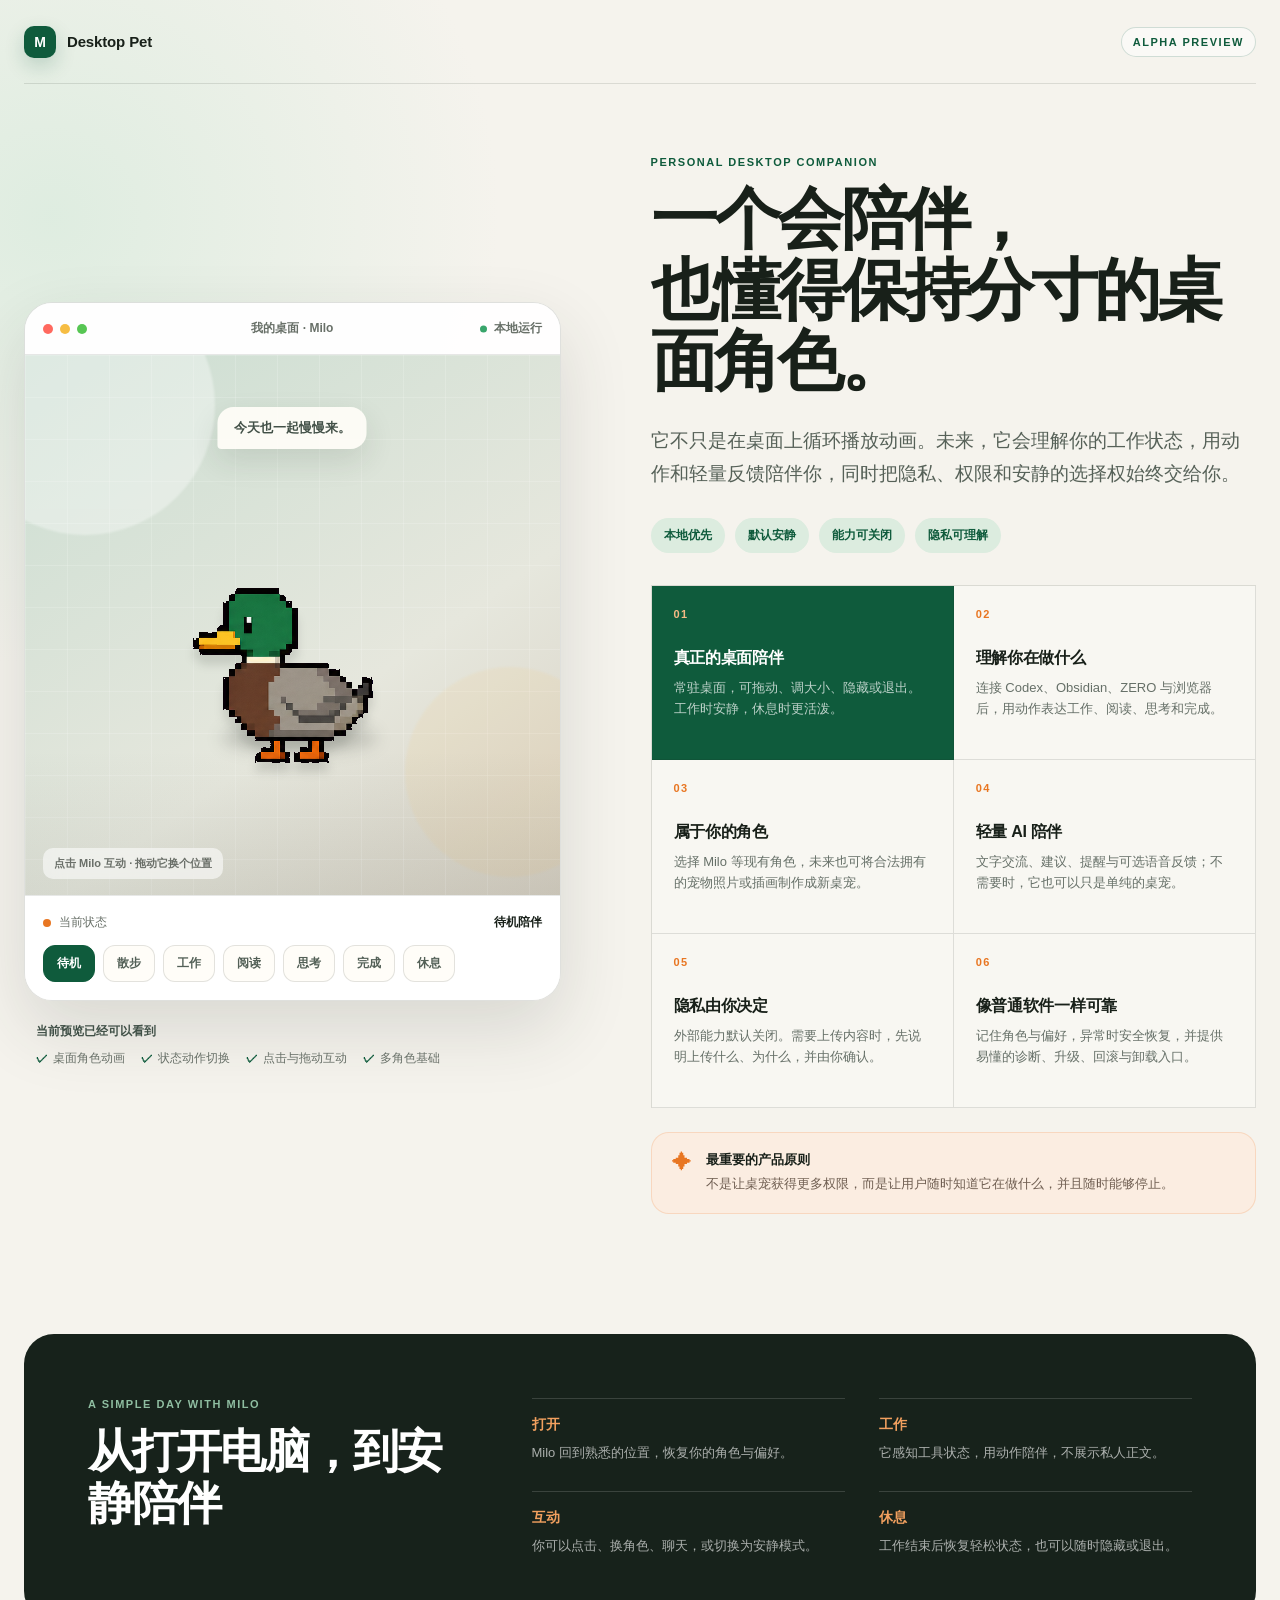
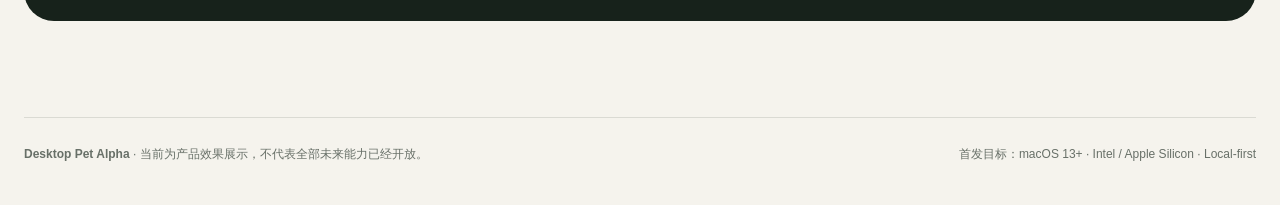
<file: index.html>
<!doctype html>
<html lang="zh-CN">
  <head>
    <meta charset="UTF-8" />
    <meta name="viewport" content="width=device-width, initial-scale=1" />
    <meta
      name="description"
      content="Desktop Pet Alpha：可互动的 Milo 桌面宠物效果预览与未来产品能力说明。"
    />
    <meta name="theme-color" content="#f5f3ed" />
    <meta property="og:title" content="Desktop Pet · Milo Alpha Preview" />
    <meta
      property="og:description"
      content="体验 Milo 的桌面动画、点击与拖动，并了解桌面宠物未来能做什么。"
    />
    <meta property="og:image" content="assets/milo/preview.png" />
    <title>Desktop Pet · Milo Alpha Preview</title>
    <link rel="icon" type="image/png" href="assets/milo/preview.png" />
    <link rel="stylesheet" href="styles.css" />
    <script src="app.js" defer></script>
  </head>
  <body>
    <header class="site-header">
      <a class="brand" href="#top" aria-label="返回顶部">
        <span class="brand-mark" aria-hidden="true">M</span>
        <span>Desktop Pet</span>
      </a>
      <span class="preview-tag">ALPHA PREVIEW</span>
    </header>

    <main id="top">
      <section class="hero" aria-labelledby="page-title">
        <div class="demo-column">
          <div class="demo-window">
            <div class="window-bar" aria-hidden="true">
              <div class="window-dots"><i></i><i></i><i></i></div>
              <span>我的桌面 · Milo</span>
              <span class="online-dot">本地运行</span>
            </div>

            <div class="desktop-stage" id="desktopStage">
              <div class="ambient ambient-one"></div>
              <div class="ambient ambient-two"></div>
              <div class="speech-bubble" id="speechBubble" role="status">
                今天也一起慢慢来。
              </div>
              <div class="pet-wrap" id="petWrap" tabindex="0" aria-label="Milo 桌面宠物，可点击或拖动">
                <div class="pet-shadow" aria-hidden="true"></div>
                <img
                  id="petSprite"
                  src="assets/milo/idle/001.png"
                  alt="正在待机的像素风绿头鸭 Milo"
                  draggable="false"
                />
              </div>
              <div class="stage-hint">点击 Milo 互动 · 拖动它换个位置</div>
            </div>

            <div class="action-panel" aria-label="动作选择">
              <div class="now-playing">
                <span class="pulse" aria-hidden="true"></span>
                <span>当前状态</span>
                <strong id="actionLabel">待机陪伴</strong>
              </div>
              <div class="action-buttons" id="actionButtons">
                <button class="action-button is-active" data-action="idle">待机</button>
                <button class="action-button" data-action="walk">散步</button>
                <button class="action-button" data-action="working">工作</button>
                <button class="action-button" data-action="reading">阅读</button>
                <button class="action-button" data-action="thinking">思考</button>
                <button class="action-button" data-action="success">完成</button>
                <button class="action-button" data-action="sleep">休息</button>
              </div>
            </div>
          </div>

          <div class="current-proof">
            <span>当前预览已经可以看到</span>
            <ul>
              <li>桌面角色动画</li>
              <li>状态动作切换</li>
              <li>点击与拖动互动</li>
              <li>多角色基础</li>
            </ul>
          </div>
        </div>

        <div class="story-column">
          <p class="eyebrow">PERSONAL DESKTOP COMPANION</p>
          <h1 id="page-title">一个会陪伴，<br />也懂得保持分寸的桌面角色。</h1>
          <p class="hero-copy">
            它不只是在桌面上循环播放动画。未来，它会理解你的工作状态，用动作和轻量反馈陪伴你，同时把隐私、权限和安静的选择权始终交给你。
          </p>

          <div class="principles" aria-label="产品重点">
            <span>本地优先</span>
            <span>默认安静</span>
            <span>能力可关闭</span>
            <span>隐私可理解</span>
          </div>

          <div class="capability-grid">
            <article class="capability-card accent-card">
              <span class="card-number">01</span>
              <h2>真正的桌面陪伴</h2>
              <p>常驻桌面，可拖动、调大小、隐藏或退出。工作时安静，休息时更活泼。</p>
            </article>
            <article class="capability-card">
              <span class="card-number">02</span>
              <h2>理解你在做什么</h2>
              <p>连接 Codex、Obsidian、ZERO 与浏览器后，用动作表达工作、阅读、思考和完成。</p>
            </article>
            <article class="capability-card">
              <span class="card-number">03</span>
              <h2>属于你的角色</h2>
              <p>选择 Milo 等现有角色，未来也可将合法拥有的宠物照片或插画制作成新桌宠。</p>
            </article>
            <article class="capability-card">
              <span class="card-number">04</span>
              <h2>轻量 AI 陪伴</h2>
              <p>文字交流、建议、提醒与可选语音反馈；不需要时，它也可以只是单纯的桌宠。</p>
            </article>
            <article class="capability-card">
              <span class="card-number">05</span>
              <h2>隐私由你决定</h2>
              <p>外部能力默认关闭。需要上传内容时，先说明上传什么、为什么，并由你确认。</p>
            </article>
            <article class="capability-card">
              <span class="card-number">06</span>
              <h2>像普通软件一样可靠</h2>
              <p>记住角色与偏好，异常时安全恢复，并提供易懂的诊断、升级、回滚与卸载入口。</p>
            </article>
          </div>

          <aside class="focus-note">
            <span class="focus-icon" aria-hidden="true">✦</span>
            <div>
              <strong>最重要的产品原则</strong>
              <p>不是让桌宠获得更多权限，而是让用户随时知道它在做什么，并且随时能够停止。</p>
            </div>
          </aside>
        </div>
      </section>

      <section class="journey" aria-labelledby="journey-title">
        <div>
          <p class="eyebrow">A SIMPLE DAY WITH MILO</p>
          <h2 id="journey-title">从打开电脑，到安静陪伴</h2>
        </div>
        <ol>
          <li><span>打开</span><p>Milo 回到熟悉的位置，恢复你的角色与偏好。</p></li>
          <li><span>工作</span><p>它感知工具状态，用动作陪伴，不展示私人正文。</p></li>
          <li><span>互动</span><p>你可以点击、换角色、聊天，或切换为安静模式。</p></li>
          <li><span>休息</span><p>工作结束后恢复轻松状态，也可以随时隐藏或退出。</p></li>
        </ol>
      </section>
    </main>

    <footer>
      <p><strong>Desktop Pet Alpha</strong> · 当前为产品效果展示，不代表全部未来能力已经开放。</p>
      <p>首发目标：macOS 13+ · Intel / Apple Silicon · Local-first</p>
    </footer>
  </body>
</html>
</file>
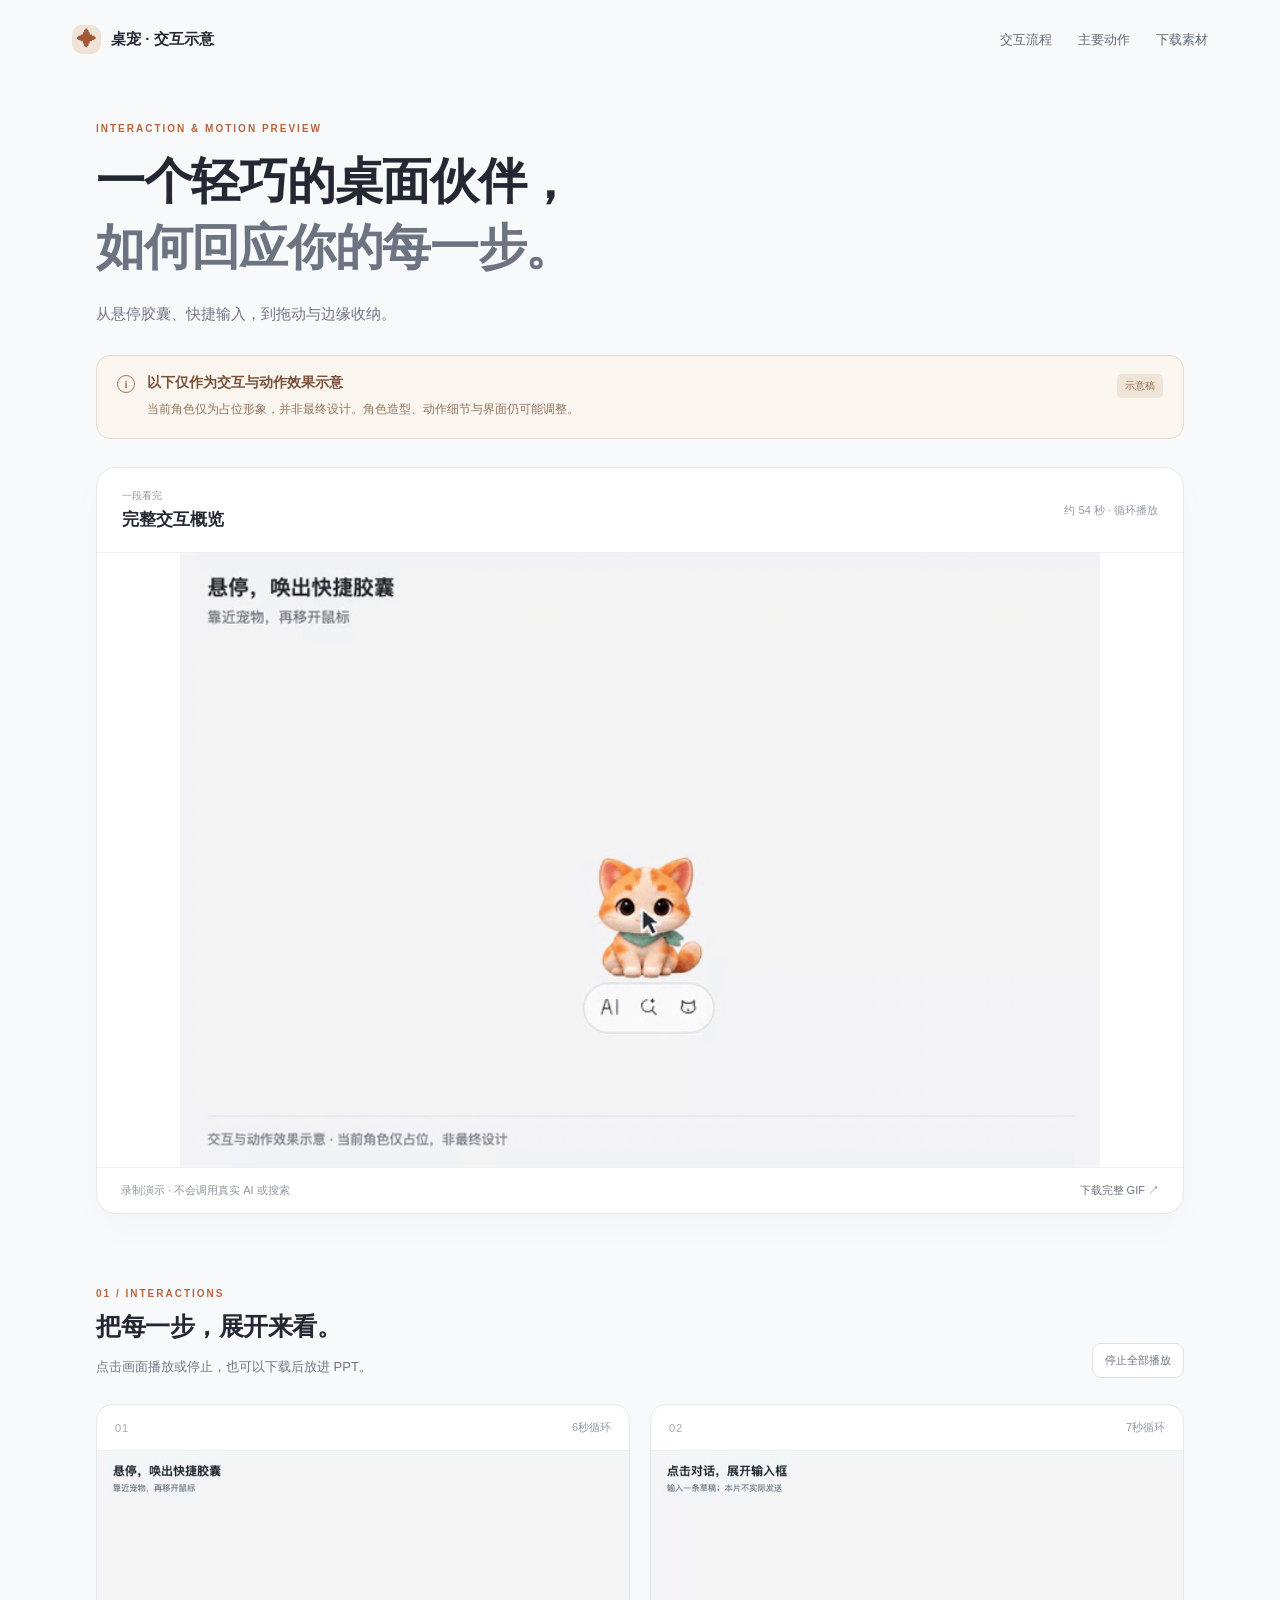
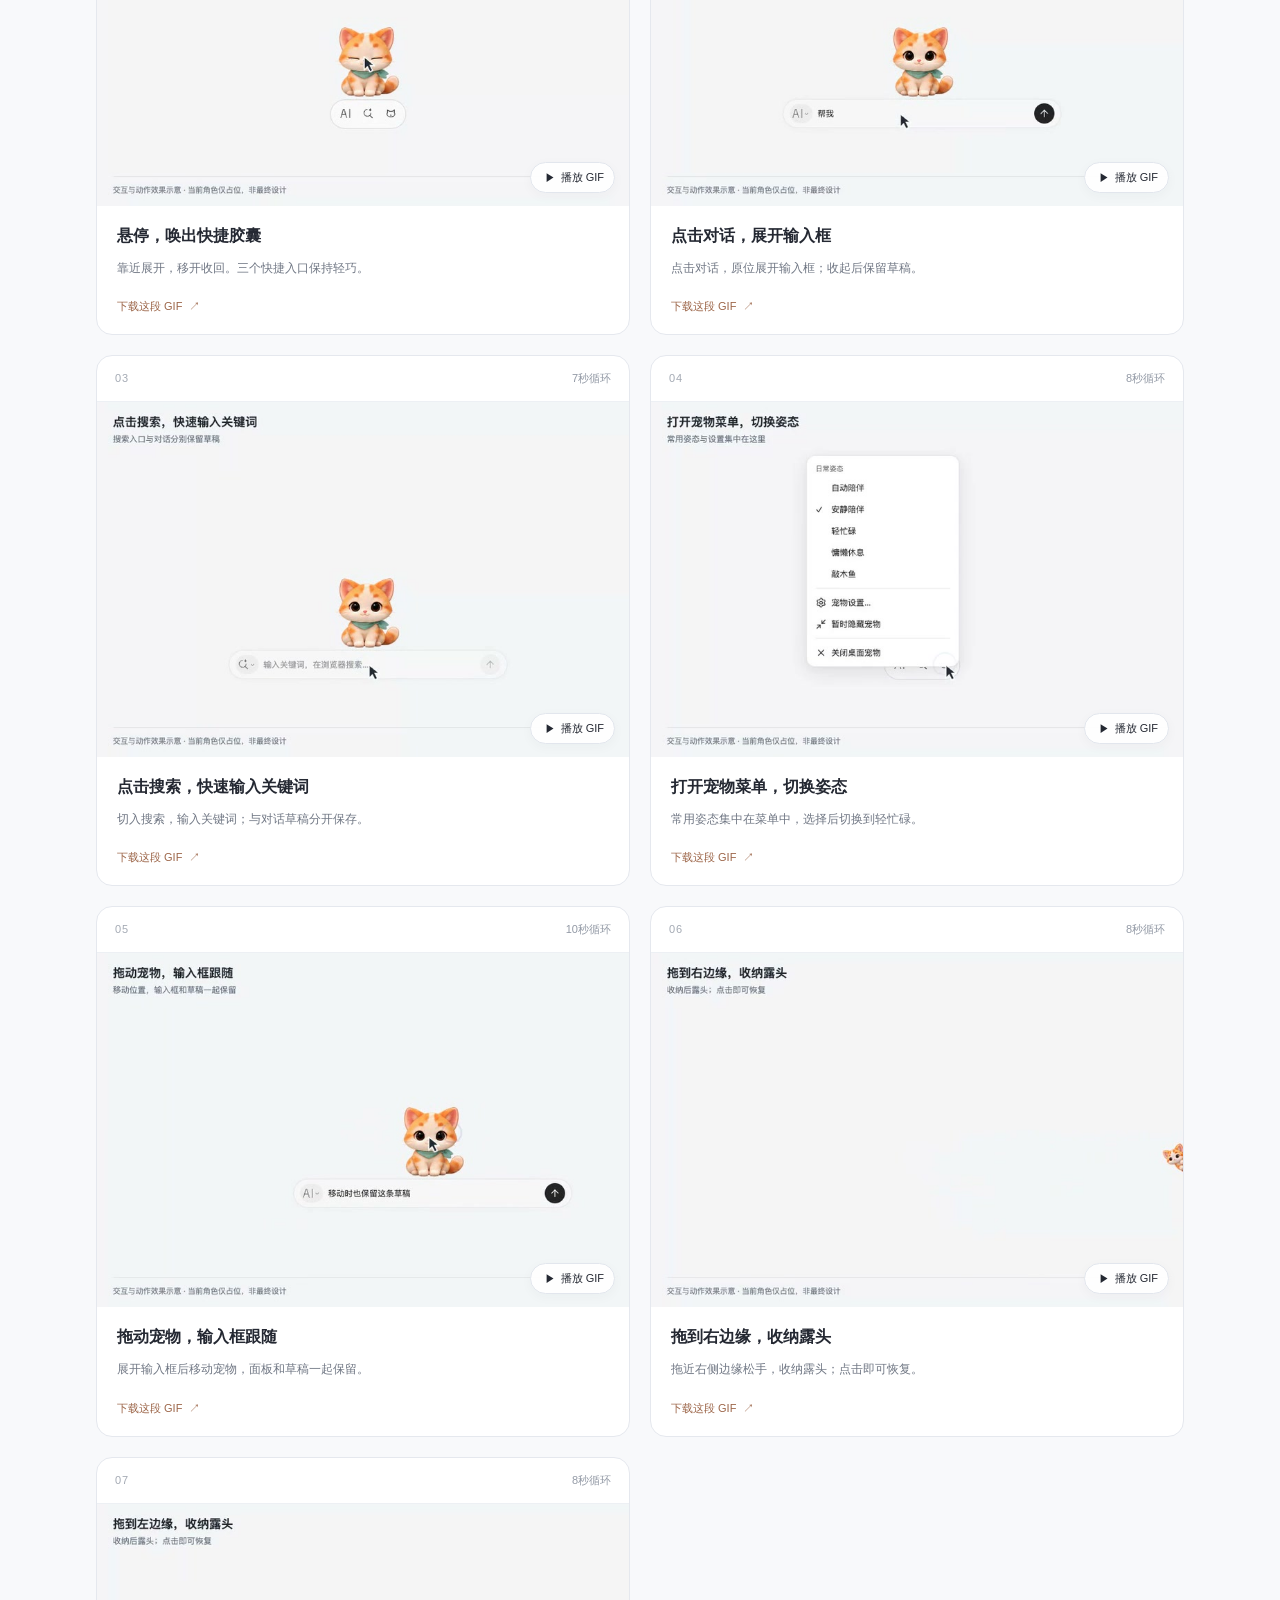
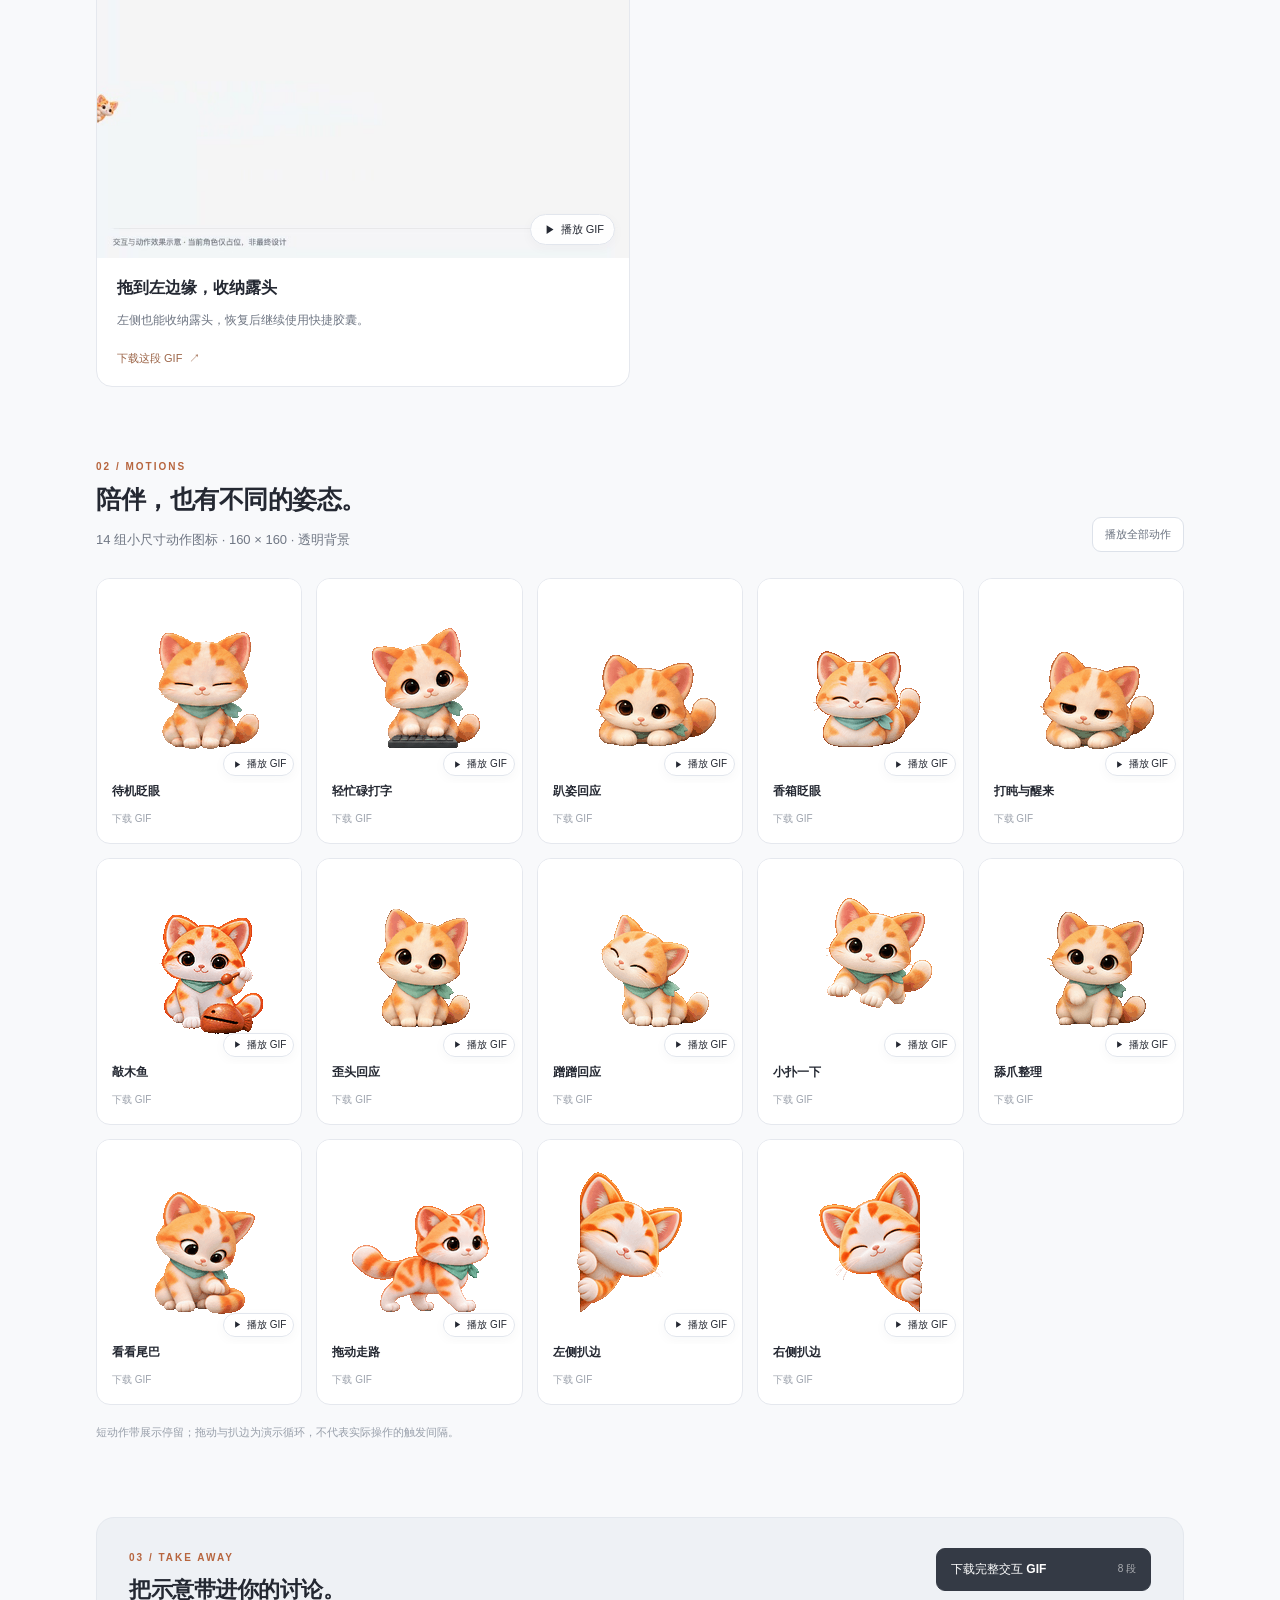
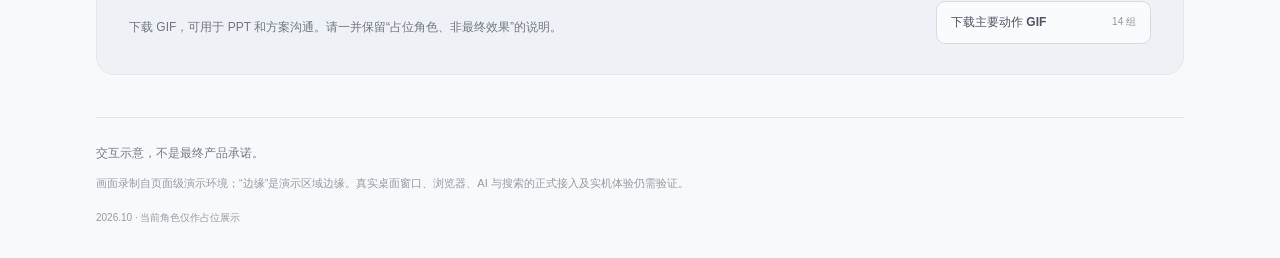
<file: interaction-preview/index.html>
<!doctype html><html lang="zh-CN"><head><meta charset="utf-8"><meta name="viewport" content="width=device-width,initial-scale=1"><meta name="theme-color" content="#f8f9fb"><title>桌宠交互与动作示意 · 非最终角色</title><meta name="description" content="悬停胶囊、对话与搜索输入、菜单、拖动和边缘收纳的GIF示意。当前角色为占位，非最终设计。"><meta property="og:title" content="桌宠交互与动作示意 · 非最终角色"><meta property="og:description" content="7段完整交互、14组主要动作。仅作效果示意，角色不是最终设计。"><meta property="og:image" content="https://liubailiu-1991.github.io/desktop-pet-showcase/interaction-preview/media/00-overview-poster.jpg"><link rel="icon" href="actions/01-idle.png"><link rel="stylesheet" href="styles.css"><script src="app.js" defer></script></head><body>
<a class="skip" href="#main">跳到内容</a><header class="site-header"><a class="brand" href="#top"><span class="brand-dot" aria-hidden="true">✦</span>桌宠 · 交互示意</a><nav aria-label="页内导航"><a href="#interactions">交互流程</a><a href="#actions">主要动作</a><a href="#downloads">下载素材</a></nav></header>
<main id="main"><section class="hero" id="top"><p class="eyebrow">INTERACTION & MOTION PREVIEW</p><h1>一个轻巧的桌面伙伴，<br><span>如何回应你的每一步。</span></h1><p class="lead">从悬停胶囊、快捷输入，到拖动与边缘收纳。</p><aside class="disclosure" aria-label="演示说明"><span class="disclosure-mark" aria-hidden="true">i</span><div><strong>以下仅作为交互与动作效果示意</strong><p>当前角色仅为占位形象，并非最终设计。角色造型、动作细节与界面仍可能调整。</p></div><span class="draft-badge">示意稿</span></aside><div class="overview-card"><div class="overview-heading"><div><span class="small-label">一段看完</span><h2>完整交互概览</h2></div><span class="duration">约 54 秒 · 循环播放</span></div><button class="player hero-player " type="button" data-gif="media/00-overview.gif" data-poster="media/00-overview-poster.jpg" data-kind="interaction" aria-label="播放：完整交互概览" aria-pressed="false"><img src="media/00-overview-poster.jpg" alt="完整交互概览的效果示意" width="768" height="512" loading="eager" decoding="async"><span class="play-label"><svg viewBox="0 0 24 24" fill="currentColor" aria-hidden="true"><path d="m9 5 11 7-11 7z"/></svg><span>播放 GIF</span></span></button><div class="overview-bottom"><span>录制演示 · 不会调用真实 AI 或搜索</span><a href="media/00-overview.gif" download>下载完整 GIF ↗</a></div></div></section>
<section class="section" id="interactions"><div class="section-heading"><div><p class="eyebrow">01 / INTERACTIONS</p><h2>把每一步，展开来看。</h2><p>点击画面播放或停止，也可以下载后放进 PPT。</p></div><button class="quiet-button" id="stop-all" type="button">停止全部播放</button></div><div class="clip-grid"><article class="clip-card" id="01-hover"><div class="clip-top"><span class="number">01</span><span class="duration">6秒循环</span></div><button class="player  " type="button" data-gif="media/01-hover.gif" data-poster="media/01-hover-poster.jpg" data-kind="interaction" aria-label="播放：悬停，唤出快捷胶囊" aria-pressed="false"><img src="media/01-hover-poster.jpg" alt="悬停，唤出快捷胶囊的效果示意" width="768" height="512" loading="lazy" decoding="async"><span class="play-label"><svg viewBox="0 0 24 24" fill="currentColor" aria-hidden="true"><path d="m9 5 11 7-11 7z"/></svg><span>播放 GIF</span></span></button><div class="card-copy"><h3>悬停，唤出快捷胶囊</h3><p>靠近展开，移开收回。三个快捷入口保持轻巧。</p><a class="text-link" href="media/01-hover.gif" download>下载这段 GIF <span aria-hidden="true">↗</span></a></div></article><article class="clip-card" id="02-conversation"><div class="clip-top"><span class="number">02</span><span class="duration">7秒循环</span></div><button class="player  " type="button" data-gif="media/02-conversation.gif" data-poster="media/02-conversation-poster.jpg" data-kind="interaction" aria-label="播放：点击对话，展开输入框" aria-pressed="false"><img src="media/02-conversation-poster.jpg" alt="点击对话，展开输入框的效果示意" width="768" height="512" loading="lazy" decoding="async"><span class="play-label"><svg viewBox="0 0 24 24" fill="currentColor" aria-hidden="true"><path d="m9 5 11 7-11 7z"/></svg><span>播放 GIF</span></span></button><div class="card-copy"><h3>点击对话，展开输入框</h3><p>点击对话，原位展开输入框；收起后保留草稿。</p><a class="text-link" href="media/02-conversation.gif" download>下载这段 GIF <span aria-hidden="true">↗</span></a></div></article><article class="clip-card" id="03-search"><div class="clip-top"><span class="number">03</span><span class="duration">7秒循环</span></div><button class="player  " type="button" data-gif="media/03-search.gif" data-poster="media/03-search-poster.jpg" data-kind="interaction" aria-label="播放：点击搜索，快速输入关键词" aria-pressed="false"><img src="media/03-search-poster.jpg" alt="点击搜索，快速输入关键词的效果示意" width="768" height="512" loading="lazy" decoding="async"><span class="play-label"><svg viewBox="0 0 24 24" fill="currentColor" aria-hidden="true"><path d="m9 5 11 7-11 7z"/></svg><span>播放 GIF</span></span></button><div class="card-copy"><h3>点击搜索，快速输入关键词</h3><p>切入搜索，输入关键词；与对话草稿分开保存。</p><a class="text-link" href="media/03-search.gif" download>下载这段 GIF <span aria-hidden="true">↗</span></a></div></article><article class="clip-card" id="04-menu"><div class="clip-top"><span class="number">04</span><span class="duration">8秒循环</span></div><button class="player  " type="button" data-gif="media/04-menu.gif" data-poster="media/04-menu-poster.jpg" data-kind="interaction" aria-label="播放：打开宠物菜单，切换姿态" aria-pressed="false"><img src="media/04-menu-poster.jpg" alt="打开宠物菜单，切换姿态的效果示意" width="768" height="512" loading="lazy" decoding="async"><span class="play-label"><svg viewBox="0 0 24 24" fill="currentColor" aria-hidden="true"><path d="m9 5 11 7-11 7z"/></svg><span>播放 GIF</span></span></button><div class="card-copy"><h3>打开宠物菜单，切换姿态</h3><p>常用姿态集中在菜单中，选择后切换到轻忙碌。</p><a class="text-link" href="media/04-menu.gif" download>下载这段 GIF <span aria-hidden="true">↗</span></a></div></article><article class="clip-card" id="05-drag-follow"><div class="clip-top"><span class="number">05</span><span class="duration">10秒循环</span></div><button class="player  " type="button" data-gif="media/05-drag-follow.gif" data-poster="media/05-drag-follow-poster.jpg" data-kind="interaction" aria-label="播放：拖动宠物，输入框跟随" aria-pressed="false"><img src="media/05-drag-follow-poster.jpg" alt="拖动宠物，输入框跟随的效果示意" width="768" height="512" loading="lazy" decoding="async"><span class="play-label"><svg viewBox="0 0 24 24" fill="currentColor" aria-hidden="true"><path d="m9 5 11 7-11 7z"/></svg><span>播放 GIF</span></span></button><div class="card-copy"><h3>拖动宠物，输入框跟随</h3><p>展开输入框后移动宠物，面板和草稿一起保留。</p><a class="text-link" href="media/05-drag-follow.gif" download>下载这段 GIF <span aria-hidden="true">↗</span></a></div></article><article class="clip-card" id="06-dock-right"><div class="clip-top"><span class="number">06</span><span class="duration">8秒循环</span></div><button class="player  " type="button" data-gif="media/06-dock-right.gif" data-poster="media/06-dock-right-poster.jpg" data-kind="interaction" aria-label="播放：拖到右边缘，收纳露头" aria-pressed="false"><img src="media/06-dock-right-poster.jpg" alt="拖到右边缘，收纳露头的效果示意" width="768" height="512" loading="lazy" decoding="async"><span class="play-label"><svg viewBox="0 0 24 24" fill="currentColor" aria-hidden="true"><path d="m9 5 11 7-11 7z"/></svg><span>播放 GIF</span></span></button><div class="card-copy"><h3>拖到右边缘，收纳露头</h3><p>拖近右侧边缘松手，收纳露头；点击即可恢复。</p><a class="text-link" href="media/06-dock-right.gif" download>下载这段 GIF <span aria-hidden="true">↗</span></a></div></article><article class="clip-card" id="07-dock-left"><div class="clip-top"><span class="number">07</span><span class="duration">8秒循环</span></div><button class="player  " type="button" data-gif="media/07-dock-left.gif" data-poster="media/07-dock-left-poster.jpg" data-kind="interaction" aria-label="播放：拖到左边缘，收纳露头" aria-pressed="false"><img src="media/07-dock-left-poster.jpg" alt="拖到左边缘，收纳露头的效果示意" width="768" height="512" loading="lazy" decoding="async"><span class="play-label"><svg viewBox="0 0 24 24" fill="currentColor" aria-hidden="true"><path d="m9 5 11 7-11 7z"/></svg><span>播放 GIF</span></span></button><div class="card-copy"><h3>拖到左边缘，收纳露头</h3><p>左侧也能收纳露头，恢复后继续使用快捷胶囊。</p><a class="text-link" href="media/07-dock-left.gif" download>下载这段 GIF <span aria-hidden="true">↗</span></a></div></article></div></section>
<section class="section" id="actions"><div class="section-heading"><div><p class="eyebrow">02 / MOTIONS</p><h2>陪伴，也有不同的姿态。</h2><p>14 组小尺寸动作图标 · 160 × 160 · 透明背景</p></div><button class="quiet-button" id="toggle-actions" type="button" aria-pressed="false">播放全部动作</button></div><div class="action-grid"><article class="action-card"><button class="player  action-player" type="button" data-gif="actions/01-idle.gif" data-poster="actions/01-idle.png" data-kind="action" aria-label="播放：待机眨眼" aria-pressed="false"><img src="actions/01-idle.png" alt="待机眨眼的效果示意" width="160" height="160" loading="lazy" decoding="async"><span class="play-label"><svg viewBox="0 0 24 24" fill="currentColor" aria-hidden="true"><path d="m9 5 11 7-11 7z"/></svg><span>播放 GIF</span></span></button><div class="action-copy"><h3>待机眨眼</h3><a class="text-link" href="actions/01-idle.gif" download>下载 GIF</a></div></article><article class="action-card"><button class="player  action-player" type="button" data-gif="actions/02-working.gif" data-poster="actions/02-working.png" data-kind="action" aria-label="播放：轻忙碌打字" aria-pressed="false"><img src="actions/02-working.png" alt="轻忙碌打字的效果示意" width="160" height="160" loading="lazy" decoding="async"><span class="play-label"><svg viewBox="0 0 24 24" fill="currentColor" aria-hidden="true"><path d="m9 5 11 7-11 7z"/></svg><span>播放 GIF</span></span></button><div class="action-copy"><h3>轻忙碌打字</h3><a class="text-link" href="actions/02-working.gif" download>下载 GIF</a></div></article><article class="action-card"><button class="player  action-player" type="button" data-gif="actions/03-prone.gif" data-poster="actions/03-prone.png" data-kind="action" aria-label="播放：趴姿回应" aria-pressed="false"><img src="actions/03-prone.png" alt="趴姿回应的效果示意" width="160" height="160" loading="lazy" decoding="async"><span class="play-label"><svg viewBox="0 0 24 24" fill="currentColor" aria-hidden="true"><path d="m9 5 11 7-11 7z"/></svg><span>播放 GIF</span></span></button><div class="action-copy"><h3>趴姿回应</h3><a class="text-link" href="actions/03-prone.gif" download>下载 GIF</a></div></article><article class="action-card"><button class="player  action-player" type="button" data-gif="actions/04-loaf.gif" data-poster="actions/04-loaf.png" data-kind="action" aria-label="播放：香箱眨眼" aria-pressed="false"><img src="actions/04-loaf.png" alt="香箱眨眼的效果示意" width="160" height="160" loading="lazy" decoding="async"><span class="play-label"><svg viewBox="0 0 24 24" fill="currentColor" aria-hidden="true"><path d="m9 5 11 7-11 7z"/></svg><span>播放 GIF</span></span></button><div class="action-copy"><h3>香箱眨眼</h3><a class="text-link" href="actions/04-loaf.gif" download>下载 GIF</a></div></article><article class="action-card"><button class="player  action-player" type="button" data-gif="actions/05-doze.gif" data-poster="actions/05-doze.png" data-kind="action" aria-label="播放：打盹与醒来" aria-pressed="false"><img src="actions/05-doze.png" alt="打盹与醒来的效果示意" width="160" height="160" loading="lazy" decoding="async"><span class="play-label"><svg viewBox="0 0 24 24" fill="currentColor" aria-hidden="true"><path d="m9 5 11 7-11 7z"/></svg><span>播放 GIF</span></span></button><div class="action-copy"><h3>打盹与醒来</h3><a class="text-link" href="actions/05-doze.gif" download>下载 GIF</a></div></article><article class="action-card"><button class="player  action-player" type="button" data-gif="actions/06-woodfish.gif" data-poster="actions/06-woodfish.png" data-kind="action" aria-label="播放：敲木鱼" aria-pressed="false"><img src="actions/06-woodfish.png" alt="敲木鱼的效果示意" width="160" height="160" loading="lazy" decoding="async"><span class="play-label"><svg viewBox="0 0 24 24" fill="currentColor" aria-hidden="true"><path d="m9 5 11 7-11 7z"/></svg><span>播放 GIF</span></span></button><div class="action-copy"><h3>敲木鱼</h3><a class="text-link" href="actions/06-woodfish.gif" download>下载 GIF</a></div></article><article class="action-card"><button class="player  action-player" type="button" data-gif="actions/07-tilt.gif" data-poster="actions/07-tilt.png" data-kind="action" aria-label="播放：歪头回应" aria-pressed="false"><img src="actions/07-tilt.png" alt="歪头回应的效果示意" width="160" height="160" loading="lazy" decoding="async"><span class="play-label"><svg viewBox="0 0 24 24" fill="currentColor" aria-hidden="true"><path d="m9 5 11 7-11 7z"/></svg><span>播放 GIF</span></span></button><div class="action-copy"><h3>歪头回应</h3><a class="text-link" href="actions/07-tilt.gif" download>下载 GIF</a></div></article><article class="action-card"><button class="player  action-player" type="button" data-gif="actions/08-nuzzle.gif" data-poster="actions/08-nuzzle.png" data-kind="action" aria-label="播放：蹭蹭回应" aria-pressed="false"><img src="actions/08-nuzzle.png" alt="蹭蹭回应的效果示意" width="160" height="160" loading="lazy" decoding="async"><span class="play-label"><svg viewBox="0 0 24 24" fill="currentColor" aria-hidden="true"><path d="m9 5 11 7-11 7z"/></svg><span>播放 GIF</span></span></button><div class="action-copy"><h3>蹭蹭回应</h3><a class="text-link" href="actions/08-nuzzle.gif" download>下载 GIF</a></div></article><article class="action-card"><button class="player  action-player" type="button" data-gif="actions/09-pounce.gif" data-poster="actions/09-pounce.png" data-kind="action" aria-label="播放：小扑一下" aria-pressed="false"><img src="actions/09-pounce.png" alt="小扑一下的效果示意" width="160" height="160" loading="lazy" decoding="async"><span class="play-label"><svg viewBox="0 0 24 24" fill="currentColor" aria-hidden="true"><path d="m9 5 11 7-11 7z"/></svg><span>播放 GIF</span></span></button><div class="action-copy"><h3>小扑一下</h3><a class="text-link" href="actions/09-pounce.gif" download>下载 GIF</a></div></article><article class="action-card"><button class="player  action-player" type="button" data-gif="actions/10-groom.gif" data-poster="actions/10-groom.png" data-kind="action" aria-label="播放：舔爪整理" aria-pressed="false"><img src="actions/10-groom.png" alt="舔爪整理的效果示意" width="160" height="160" loading="lazy" decoding="async"><span class="play-label"><svg viewBox="0 0 24 24" fill="currentColor" aria-hidden="true"><path d="m9 5 11 7-11 7z"/></svg><span>播放 GIF</span></span></button><div class="action-copy"><h3>舔爪整理</h3><a class="text-link" href="actions/10-groom.gif" download>下载 GIF</a></div></article><article class="action-card"><button class="player  action-player" type="button" data-gif="actions/11-tail.gif" data-poster="actions/11-tail.png" data-kind="action" aria-label="播放：看看尾巴" aria-pressed="false"><img src="actions/11-tail.png" alt="看看尾巴的效果示意" width="160" height="160" loading="lazy" decoding="async"><span class="play-label"><svg viewBox="0 0 24 24" fill="currentColor" aria-hidden="true"><path d="m9 5 11 7-11 7z"/></svg><span>播放 GIF</span></span></button><div class="action-copy"><h3>看看尾巴</h3><a class="text-link" href="actions/11-tail.gif" download>下载 GIF</a></div></article><article class="action-card"><button class="player  action-player" type="button" data-gif="actions/12-walk.gif" data-poster="actions/12-walk.png" data-kind="action" aria-label="播放：拖动走路" aria-pressed="false"><img src="actions/12-walk.png" alt="拖动走路的效果示意" width="160" height="160" loading="lazy" decoding="async"><span class="play-label"><svg viewBox="0 0 24 24" fill="currentColor" aria-hidden="true"><path d="m9 5 11 7-11 7z"/></svg><span>播放 GIF</span></span></button><div class="action-copy"><h3>拖动走路</h3><a class="text-link" href="actions/12-walk.gif" download>下载 GIF</a></div></article><article class="action-card"><button class="player  action-player" type="button" data-gif="actions/13-edge-left.gif" data-poster="actions/13-edge-left.png" data-kind="action" aria-label="播放：左侧扒边" aria-pressed="false"><img src="actions/13-edge-left.png" alt="左侧扒边的效果示意" width="160" height="160" loading="lazy" decoding="async"><span class="play-label"><svg viewBox="0 0 24 24" fill="currentColor" aria-hidden="true"><path d="m9 5 11 7-11 7z"/></svg><span>播放 GIF</span></span></button><div class="action-copy"><h3>左侧扒边</h3><a class="text-link" href="actions/13-edge-left.gif" download>下载 GIF</a></div></article><article class="action-card"><button class="player  action-player" type="button" data-gif="actions/14-edge-right.gif" data-poster="actions/14-edge-right.png" data-kind="action" aria-label="播放：右侧扒边" aria-pressed="false"><img src="actions/14-edge-right.png" alt="右侧扒边的效果示意" width="160" height="160" loading="lazy" decoding="async"><span class="play-label"><svg viewBox="0 0 24 24" fill="currentColor" aria-hidden="true"><path d="m9 5 11 7-11 7z"/></svg><span>播放 GIF</span></span></button><div class="action-copy"><h3>右侧扒边</h3><a class="text-link" href="actions/14-edge-right.gif" download>下载 GIF</a></div></article></div><p class="section-note">短动作带展示停留；拖动与扒边为演示循环，不代表实际操作的触发间隔。</p></section>
<section class="download-section" id="downloads"><div><p class="eyebrow">03 / TAKE AWAY</p><h2>把示意带进你的讨论。</h2><p>下载 GIF，可用于 PPT 和方案沟通。请一并保留“占位角色、非最终效果”的说明。</p></div><div class="download-buttons"><a class="primary-button" href="downloads/interaction-gifs.zip" download>下载完整交互 GIF <span>8 段</span></a><a class="secondary-button" href="downloads/action-gifs.zip" download>下载主要动作 GIF <span>14 组</span></a></div></section>
<footer><strong>交互示意，不是最终产品承诺。</strong><p>画面录制自页面级演示环境；“边缘”是演示区域边缘。真实桌面窗口、浏览器、AI 与搜索的正式接入及实机体验仍需验证。</p><span>2026.10 · 当前角色仅作占位展示</span></footer></main><noscript><p class="noscript">浏览器未启用脚本。你仍可下载各段 GIF，或打开 GIF 文件观看。</p></noscript></body></html>
</file>
<file: styles.css>
:root {
  color-scheme: light;
  --paper: #f5f3ed;
  --ink: #182019;
  --muted: #687068;
  --line: rgba(24, 32, 25, 0.12);
  --green: #0f5b3c;
  --green-light: #dcecdf;
  --orange: #e87622;
  --cream: #fffdf8;
  --stage: #dce6df;
  --shadow: 0 28px 70px rgba(40, 52, 43, 0.14);
}

* {
  box-sizing: border-box;
}

html {
  scroll-behavior: smooth;
}

body {
  margin: 0;
  background:
    radial-gradient(circle at 4% 12%, rgba(220, 236, 223, 0.9), transparent 28rem),
    var(--paper);
  color: var(--ink);
  font-family: -apple-system, BlinkMacSystemFont, "SF Pro Display", "PingFang SC",
    "Microsoft YaHei", sans-serif;
  -webkit-font-smoothing: antialiased;
}

button,
a {
  font: inherit;
}

.site-header {
  width: min(1440px, calc(100% - 48px));
  height: 84px;
  margin: 0 auto;
  display: flex;
  align-items: center;
  justify-content: space-between;
  border-bottom: 1px solid var(--line);
}

.brand {
  display: inline-flex;
  gap: 11px;
  align-items: center;
  color: var(--ink);
  text-decoration: none;
  font-size: 15px;
  font-weight: 720;
  letter-spacing: -0.01em;
}

.brand-mark {
  width: 32px;
  height: 32px;
  display: grid;
  place-items: center;
  border-radius: 10px;
  background: var(--green);
  color: white;
  font-size: 14px;
  box-shadow: 0 8px 20px rgba(15, 91, 60, 0.2);
}

.preview-tag,
.eyebrow {
  font-size: 11px;
  font-weight: 760;
  letter-spacing: 0.14em;
}

.preview-tag {
  padding: 8px 11px;
  color: var(--green);
  border: 1px solid rgba(15, 91, 60, 0.18);
  border-radius: 999px;
  background: rgba(255, 255, 255, 0.52);
}

main {
  width: min(1440px, calc(100% - 48px));
  margin: 0 auto;
}

.hero {
  min-height: calc(100vh - 84px);
  display: grid;
  grid-template-columns: minmax(480px, 0.94fr) minmax(520px, 1.06fr);
  gap: clamp(56px, 7vw, 112px);
  align-items: center;
  padding: 72px 0 88px;
}

.demo-window {
  overflow: hidden;
  border: 1px solid rgba(24, 32, 25, 0.13);
  border-radius: 28px;
  background: rgba(255, 255, 255, 0.76);
  box-shadow: var(--shadow);
}

.window-bar {
  height: 52px;
  padding: 0 18px;
  display: grid;
  grid-template-columns: 1fr auto 1fr;
  gap: 16px;
  align-items: center;
  color: #687068;
  font-size: 12px;
  font-weight: 650;
  border-bottom: 1px solid rgba(24, 32, 25, 0.1);
  background: rgba(255, 255, 255, 0.84);
}

.window-dots {
  display: flex;
  gap: 7px;
}

.window-dots i {
  width: 10px;
  height: 10px;
  border-radius: 50%;
  background: #ff695f;
}

.window-dots i:nth-child(2) { background: #f6bd43; }
.window-dots i:nth-child(3) { background: #57c653; }

.online-dot {
  justify-self: end;
  padding-left: 14px;
  position: relative;
}

.online-dot::before {
  content: "";
  position: absolute;
  left: 0;
  top: 50%;
  width: 7px;
  height: 7px;
  border-radius: 50%;
  background: #38a56b;
  transform: translateY(-50%);
}

.desktop-stage {
  height: clamp(390px, 46vw, 540px);
  max-height: 540px;
  position: relative;
  overflow: hidden;
  touch-action: none;
  user-select: none;
  background:
    linear-gradient(rgba(255,255,255,.16) 1px, transparent 1px),
    linear-gradient(90deg, rgba(255,255,255,.16) 1px, transparent 1px),
    linear-gradient(145deg, #cbded2, #e6e7dd 62%, #d7d0c3);
  background-size: 42px 42px, 42px 42px, auto;
}

.desktop-stage::after {
  content: "";
  position: absolute;
  inset: auto 0 0;
  height: 27%;
  background: linear-gradient(transparent, rgba(54, 67, 57, 0.09));
  pointer-events: none;
}

.ambient {
  position: absolute;
  border-radius: 50%;
  filter: blur(1px);
  opacity: 0.5;
}

.ambient-one {
  width: 260px;
  height: 260px;
  left: -70px;
  top: -80px;
  background: rgba(255, 255, 255, 0.72);
}

.ambient-two {
  width: 210px;
  height: 210px;
  right: -55px;
  bottom: 18px;
  background: rgba(244, 197, 112, 0.22);
}

.speech-bubble {
  position: absolute;
  z-index: 3;
  top: 52px;
  left: 50%;
  max-width: 260px;
  padding: 12px 16px;
  border-radius: 16px 16px 16px 4px;
  background: rgba(255, 253, 248, 0.93);
  color: #425047;
  font-size: 13px;
  font-weight: 620;
  box-shadow: 0 12px 30px rgba(41, 54, 44, 0.12);
  transform: translateX(-50%);
  transition: opacity 180ms ease, transform 180ms ease;
}

.speech-bubble.is-changing {
  opacity: 0;
  transform: translate(-50%, 5px);
}

.pet-wrap {
  position: absolute;
  z-index: 4;
  left: 50%;
  top: 57%;
  width: clamp(185px, 23vw, 248px);
  height: clamp(185px, 23vw, 248px);
  display: grid;
  place-items: center;
  cursor: grab;
  outline: none;
  transform: translate(-50%, -50%);
}

.pet-wrap:active { cursor: grabbing; }

.pet-wrap:focus-visible {
  border-radius: 26px;
  box-shadow: 0 0 0 4px rgba(15, 91, 60, 0.24);
}

#petSprite {
  z-index: 2;
  width: 100%;
  height: 100%;
  object-fit: contain;
  image-rendering: pixelated;
  filter: drop-shadow(0 10px 4px rgba(31, 42, 33, 0.13));
  pointer-events: none;
}

.pet-shadow {
  position: absolute;
  z-index: 1;
  left: 21%;
  right: 16%;
  bottom: 14%;
  height: 12%;
  border-radius: 50%;
  background: rgba(38, 47, 40, 0.19);
  filter: blur(8px);
}

.stage-hint {
  position: absolute;
  z-index: 5;
  left: 18px;
  bottom: 16px;
  padding: 8px 11px;
  border-radius: 10px;
  background: rgba(255, 255, 255, 0.56);
  color: rgba(24, 32, 25, 0.62);
  font-size: 11px;
  font-weight: 650;
  backdrop-filter: blur(8px);
}

.action-panel {
  padding: 18px;
  display: grid;
  gap: 14px;
  border-top: 1px solid rgba(24, 32, 25, 0.1);
  background: rgba(255,255,255,.9);
}

.now-playing {
  display: flex;
  align-items: center;
  gap: 8px;
  color: var(--muted);
  font-size: 12px;
}

.now-playing strong {
  color: var(--ink);
  margin-left: auto;
}

.pulse {
  width: 8px;
  height: 8px;
  border-radius: 50%;
  background: var(--orange);
  box-shadow: 0 0 0 0 rgba(232, 118, 34, 0.35);
  animation: pulse 1.8s infinite;
}

@keyframes pulse {
  70% { box-shadow: 0 0 0 8px rgba(232, 118, 34, 0); }
  100% { box-shadow: 0 0 0 0 rgba(232, 118, 34, 0); }
}

.action-buttons {
  display: flex;
  flex-wrap: wrap;
  gap: 8px;
}

.action-button {
  padding: 9px 13px;
  border: 1px solid var(--line);
  border-radius: 12px;
  background: var(--cream);
  color: #536057;
  cursor: pointer;
  font-size: 12px;
  font-weight: 680;
  transition: transform 150ms ease, color 150ms ease, background 150ms ease;
}

.action-button:hover {
  transform: translateY(-1px);
  color: var(--green);
}

.action-button.is-active {
  border-color: var(--green);
  background: var(--green);
  color: white;
}

.current-proof {
  margin: 22px 12px 0;
  color: var(--muted);
  font-size: 12px;
}

.current-proof > span {
  font-weight: 720;
  color: #405047;
}

.current-proof ul {
  padding: 0;
  margin: 10px 0 0;
  display: flex;
  flex-wrap: wrap;
  gap: 8px 16px;
  list-style: none;
}

.current-proof li::before {
  content: "✓";
  margin-right: 5px;
  color: var(--green);
  font-weight: 800;
}

.eyebrow {
  margin: 0 0 16px;
  color: var(--green);
}

.story-column h1 {
  margin: 0;
  max-width: 780px;
  font-size: clamp(42px, 5.2vw, 74px);
  line-height: 1.07;
  letter-spacing: -0.055em;
  font-weight: 760;
}

.hero-copy {
  max-width: 720px;
  margin: 26px 0 0;
  color: #566158;
  font-size: clamp(16px, 1.5vw, 19px);
  line-height: 1.75;
}

.principles {
  display: flex;
  flex-wrap: wrap;
  gap: 10px;
  margin: 28px 0 32px;
}

.principles span {
  padding: 9px 13px;
  border-radius: 999px;
  background: var(--green-light);
  color: var(--green);
  font-size: 12px;
  font-weight: 720;
}

.capability-grid {
  display: grid;
  grid-template-columns: repeat(2, 1fr);
  border-top: 1px solid var(--line);
  border-left: 1px solid var(--line);
}

.capability-card {
  min-height: 174px;
  padding: 22px;
  border-right: 1px solid var(--line);
  border-bottom: 1px solid var(--line);
  background: rgba(255,255,255,.28);
}

.accent-card {
  background: var(--green);
  color: white;
}

.card-number {
  display: block;
  margin-bottom: 28px;
  color: var(--orange);
  font-size: 11px;
  font-weight: 820;
  letter-spacing: 0.12em;
}

.accent-card .card-number { color: #f5ba85; }

.capability-card h2 {
  margin: 0 0 8px;
  font-size: 16px;
  letter-spacing: -0.02em;
}

.capability-card p {
  margin: 0;
  color: #667068;
  font-size: 13px;
  line-height: 1.62;
}

.accent-card p { color: rgba(255,255,255,.72); }

.focus-note {
  margin-top: 24px;
  padding: 18px 20px;
  display: flex;
  gap: 14px;
  align-items: flex-start;
  border-radius: 18px;
  border: 1px solid rgba(232, 118, 34, 0.18);
  background: #fbede1;
}

.focus-icon {
  color: var(--orange);
  font-size: 20px;
}

.focus-note strong {
  display: block;
  margin-bottom: 5px;
  font-size: 13px;
}

.focus-note p {
  margin: 0;
  color: #705f52;
  font-size: 13px;
  line-height: 1.6;
}

.journey {
  margin: 32px 0 96px;
  padding: 64px;
  display: grid;
  grid-template-columns: 0.72fr 1.28fr;
  gap: 72px;
  border-radius: 30px;
  background: #17221b;
  color: white;
}

.journey h2 {
  margin: 0;
  max-width: 380px;
  font-size: clamp(30px, 3.6vw, 50px);
  line-height: 1.12;
  letter-spacing: -0.04em;
}

.journey .eyebrow { color: #8fbea1; }

.journey ol {
  margin: 0;
  padding: 0;
  display: grid;
  grid-template-columns: repeat(2, 1fr);
  gap: 28px 34px;
  list-style: none;
}

.journey li {
  padding-top: 16px;
  border-top: 1px solid rgba(255,255,255,.15);
}

.journey li span {
  color: #f2a05f;
  font-size: 14px;
  font-weight: 760;
}

.journey li p {
  margin: 8px 0 0;
  color: rgba(255,255,255,.64);
  font-size: 13px;
  line-height: 1.65;
}

footer {
  width: min(1440px, calc(100% - 48px));
  margin: 0 auto;
  padding: 28px 0 42px;
  display: flex;
  justify-content: space-between;
  gap: 24px;
  border-top: 1px solid var(--line);
  color: var(--muted);
  font-size: 12px;
}

footer p { margin: 0; }

@media (max-width: 1080px) {
  .hero {
    grid-template-columns: 1fr;
    gap: 72px;
  }

  .demo-column {
    width: min(720px, 100%);
    margin: 0 auto;
  }

  .story-column {
    max-width: 820px;
    margin: 0 auto;
  }

  .desktop-stage {
    height: min(62vw, 520px);
  }
}

@media (max-width: 720px) {
  .site-header,
  main,
  footer {
    width: min(100% - 28px, 1440px);
  }

  .site-header { height: 70px; }
  .hero { padding: 40px 0 64px; gap: 56px; }
  .preview-tag { display: none; }
  .window-bar { grid-template-columns: 1fr auto; }
  .window-bar > span:not(.online-dot) { display: none; }
  .desktop-stage { height: 390px; }
  .speech-bubble { top: 34px; }
  .pet-wrap { width: 205px; height: 205px; }
  .story-column h1 { font-size: clamp(38px, 12vw, 58px); }
  .capability-grid { grid-template-columns: 1fr; }
  .capability-card { min-height: auto; }
  .card-number { margin-bottom: 18px; }
  .journey { padding: 36px 26px; grid-template-columns: 1fr; gap: 38px; }
  .journey ol { grid-template-columns: 1fr; gap: 18px; }
  footer { flex-direction: column; }
}

@media (prefers-reduced-motion: reduce) {
  html { scroll-behavior: auto; }
  *, *::before, *::after {
    animation-duration: 0.01ms !important;
    animation-iteration-count: 1 !important;
    scroll-behavior: auto !important;
  }
}
</file>
<file: interaction-preview/styles.css>
:root{color-scheme:light;--ink:#242832;--muted:#707784;--paper:#f8f9fb;--line:#e5e8ee;--accent:#b7653e;--soft:#f4e9e2}*{box-sizing:border-box}html{scroll-behavior:smooth;scroll-padding-top:90px}body{margin:0;background:var(--paper);color:var(--ink);font-family:-apple-system,BlinkMacSystemFont,'Segoe UI','PingFang SC','Microsoft YaHei',sans-serif;-webkit-font-smoothing:antialiased}button,a{-webkit-tap-highlight-color:transparent}a{color:inherit;text-decoration:none}button{font:inherit;cursor:pointer}button:focus-visible,a:focus-visible{outline:3px solid #b7653e99;outline-offset:4px}img{display:block;max-width:100%}.skip{position:fixed;top:-60px;left:16px;background:white;padding:12px;z-index:30}.skip:focus{top:8px}.site-header{position:relative;max-width:1184px;margin:auto;padding:25px 24px;display:flex;align-items:center;justify-content:space-between;gap:20px}.brand{display:flex;align-items:center;gap:10px;font-weight:650;font-size:15px;white-space:nowrap}.brand-dot{width:29px;height:29px;display:grid;place-items:center;border-radius:10px;background:#eee2d9;color:#a15835;font-size:19px}.site-header nav{display:flex;gap:26px;font-size:13px;color:#636b78}.site-header nav a:hover{color:var(--ink)}main{max-width:1136px;margin:auto;padding:0 24px}.hero{padding-top:44px}.eyebrow{margin:0 0 14px;font-size:10px;letter-spacing:2px;font-weight:650;color:var(--accent)}h1{margin:0;font-size:clamp(30px,4.3vw,49px);line-height:1.35;font-weight:650;letter-spacing:-1.3px}h1 span{color:#6d7380}.lead{margin:20px 0 28px;color:var(--muted);font-size:15px;line-height:1.8}.disclosure{display:flex;align-items:flex-start;gap:12px;border:1px solid #e7dcd2;background:#faf5ef;border-radius:14px;padding:18px 20px;margin-bottom:28px}.disclosure-mark{display:grid;place-items:center;border:1.5px solid #aa7353;border-radius:50%;width:18px;height:18px;flex:0 0 18px;color:#aa7353;font:600 11px/1 Georgia,serif;margin-top:1px}.disclosure strong{display:block;font-size:14px;color:#775039;font-weight:650}.disclosure p{margin:7px 0 0;color:#917660;font-size:12px;line-height:1.75}.draft-badge{margin-left:auto;flex-shrink:0;font-size:10px;color:#997154;background:#efe4d8;padding:5px 8px;border-radius:5px}.overview-card{overflow:hidden;border:1px solid var(--line);border-radius:20px;background:white;box-shadow:0 14px 36px #26324506}.overview-heading{display:flex;align-items:center;justify-content:space-between;gap:16px;padding:21px 25px;border-bottom:1px solid #edf0f4}.small-label{display:block;margin-bottom:5px;font-size:10px;color:#9096a0}.overview-heading h2{margin:0;font-size:17px;font-weight:650}.duration{font-size:11px;color:#9299a5;white-space:nowrap}.player{position:relative;display:block;padding:0;border:0;background:#f4f5f7;width:100%;aspect-ratio:3/2;overflow:hidden;color:var(--ink)}.player img{width:100%;height:100%;object-fit:contain}.hero-player{max-width:920px;margin:auto}.play-label{position:absolute;display:flex;align-items:center;gap:5px;right:14px;bottom:13px;padding:7px 10px;background:#ffffffed;border:1px solid #e2e6ed;border-radius:20px;box-shadow:0 3px 12px #26324509;font-size:11px;white-space:nowrap;transition:opacity .15s}.play-label svg{width:15px;height:15px}.player.is-playing .play-label{opacity:0}.player.is-playing:hover .play-label,.player.is-playing:focus-visible .play-label{opacity:1}.player.is-loading .play-label{opacity:1}.overview-bottom{display:flex;justify-content:space-between;align-items:center;gap:16px;padding:15px 24px;border-top:1px solid #edf0f4;font-size:11px;color:#9096a0}.overview-bottom a{color:#6c7380}.overview-bottom a:hover{color:var(--accent)}.section{margin-top:74px}.section-heading{display:flex;align-items:flex-end;justify-content:space-between;gap:20px;margin-bottom:26px}.section-heading .eyebrow{margin-bottom:11px}.section-heading h2,.download-section h2{font-size:25px;font-weight:650;letter-spacing:-.5px;margin:0 0 12px}.section-heading p:not(.eyebrow),.download-section p:not(.eyebrow){margin:0;font-size:13px;line-height:1.8;color:var(--muted)}.quiet-button{flex-shrink:0;background:white;border:1px solid #dde2ea;border-radius:9px;padding:9px 12px;font-size:11px;color:#6b7380}.quiet-button:hover{background:#f0f3f7}.clip-grid{display:grid;grid-template-columns:repeat(2,minmax(0,1fr));gap:20px}.clip-card{overflow:hidden;border:1px solid var(--line);border-radius:16px;background:white}.clip-top{display:flex;justify-content:space-between;align-items:center;padding:15px 18px;border-bottom:1px solid #edf0f4}.number{font-size:11px;letter-spacing:1px;color:#a4aab4;font-variant-numeric:tabular-nums}.card-copy{padding:20px}.card-copy h3{font-size:16px;font-weight:650;margin:0 0 10px}.card-copy p{font-size:12px;line-height:1.85;color:var(--muted);margin:0 0 17px}.text-link{font-size:11px;color:#9c6548}.text-link:hover{color:#733d22;text-decoration:underline}.text-link span{padding-left:4px}.action-grid{display:grid;grid-template-columns:repeat(5,minmax(0,1fr));gap:14px}.action-card{background:white;border:1px solid var(--line);border-radius:14px;overflow:hidden}.action-player{aspect-ratio:1;background:white;padding:14px}.action-player img{max-width:160px;max-height:160px;margin:auto}.action-player .play-label{font-size:10px;padding:4px 7px;bottom:7px;right:7px}.action-player .play-label svg{width:11px;height:11px}.action-copy{padding:0 15px 17px}.action-copy h3{margin:0 0 8px;font-size:12px;font-weight:600}.action-copy .text-link{font-size:10px;color:#9ca2ac}.section-note{font-size:11px;line-height:1.8;color:#989faa;margin:18px 0 0}.download-section{margin-top:74px;background:#eef1f5;border:1px solid #e4e8ee;border-radius:18px;padding:30px 32px;display:flex;gap:30px;align-items:center;justify-content:space-between}.download-section .eyebrow{margin-bottom:12px}.download-section h2{font-size:22px}.download-section p:not(.eyebrow){max-width:480px;font-size:12px}.download-buttons{display:flex;flex-direction:column;gap:10px;flex:0 0 215px}.primary-button,.secondary-button{display:flex;justify-content:space-between;align-items:center;gap:14px;padding:12px 14px;border-radius:9px;font-size:12px;font-weight:550}.primary-button{background:#343a45;color:white;border:1px solid #343a45}.primary-button:hover{background:#1f2631}.secondary-button{background:#ffffffb3;border:1px solid #d6dce5;color:#4a5463}.secondary-button:hover{background:white}.primary-button span,.secondary-button span{font-size:10px;font-weight:400;opacity:.6}footer{margin:42px 0 30px;padding:24px 0 0;border-top:1px solid #e1e5ec;color:#939ba6;font-size:11px;line-height:1.9}footer strong{font-size:12px;font-weight:550;color:#737c89}footer p{margin:8px 0 14px;max-width:800px}footer>span{font-size:10px}.noscript{text-align:center;margin:20px;font-size:13px}
@media(min-width:1300px){.hero{padding-top:55px}}@media(max-width:850px){.action-grid{grid-template-columns:repeat(4,minmax(0,1fr))}.download-section{align-items:flex-start;flex-direction:column}.download-buttons{flex:none;flex-direction:row;width:100%}.download-buttons>a{flex:1}.clip-grid{gap:14px}.card-copy{padding:17px}.section-heading h2{font-size:23px}}
@media(max-width:600px){.site-header{padding:18px 18px}.site-header nav{gap:13px;font-size:11px}.brand{font-size:12px;gap:7px}.brand-dot{width:24px;height:24px;font-size:16px}main{padding:0 16px}.hero{padding-top:30px}h1{font-size:30px;letter-spacing:-.8px}.lead{font-size:13px;margin:16px 0 22px}.disclosure{padding:15px 14px;gap:9px}.disclosure strong{font-size:12px}.disclosure p{font-size:11px}.draft-badge{display:none}.overview-card{border-radius:14px}.overview-heading{padding:16px;align-items:flex-start}.overview-heading h2{font-size:15px}.overview-heading .duration{font-size:10px}.overview-bottom{padding:12px 15px;flex-wrap:wrap;gap:8px;font-size:10px}.section{margin-top:48px}.section-heading{gap:12px;align-items:flex-start;margin-bottom:19px}.section-heading h2{font-size:21px;line-height:1.45}.section-heading p:not(.eyebrow){font-size:11px}.quiet-button{font-size:10px;padding:8px}.clip-grid{grid-template-columns:1fr;gap:18px}.card-copy h3{font-size:15px}.action-grid{grid-template-columns:repeat(2,minmax(0,1fr));gap:12px}.action-copy h3{font-size:12px}.section-note{font-size:10px}.download-section{margin-top:48px;padding:23px 20px;gap:21px}.download-section h2{font-size:20px}.download-buttons{flex-direction:column}.download-buttons>a{flex:none}.eyebrow{font-size:9px;letter-spacing:1.6px}footer{margin:30px 0 22px;font-size:10px}.play-label{font-size:10px}}
@media(prefers-reduced-motion:reduce){html{scroll-behavior:auto}*{transition:none!important}}
</file>
